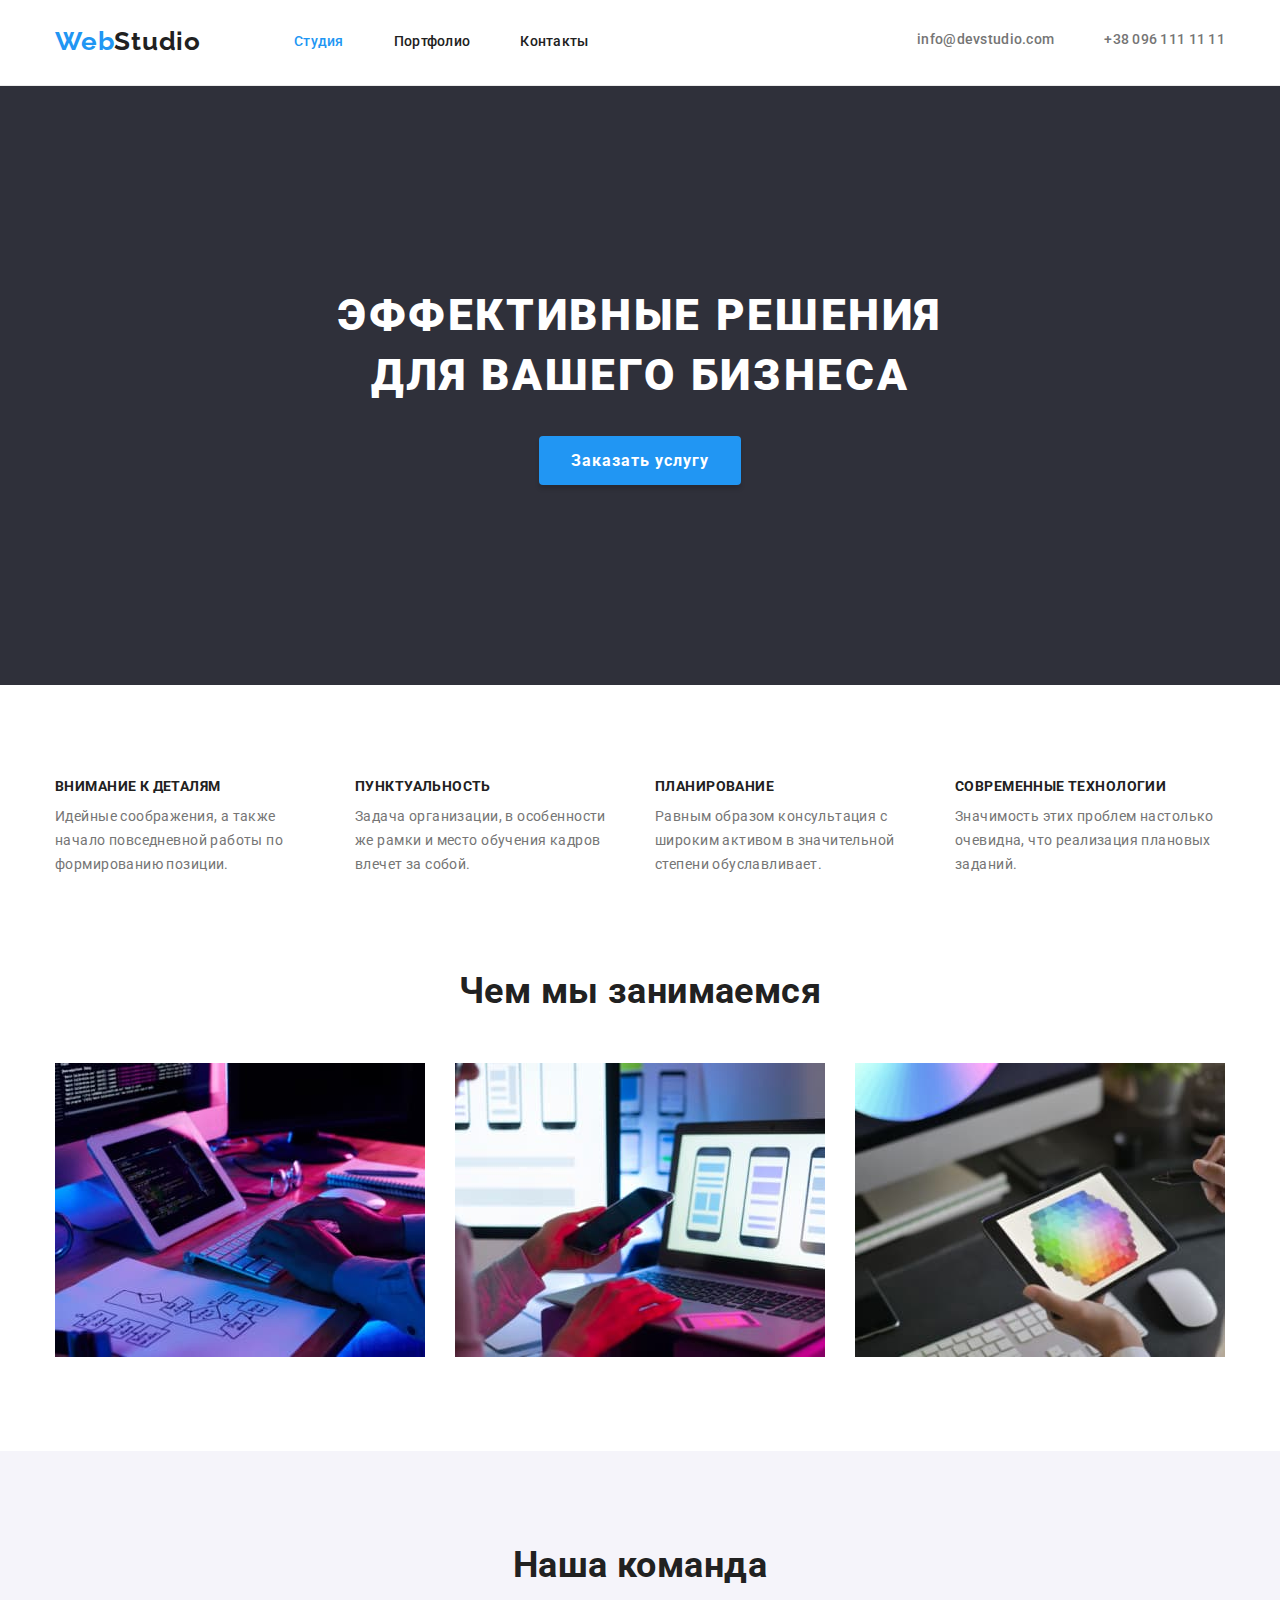
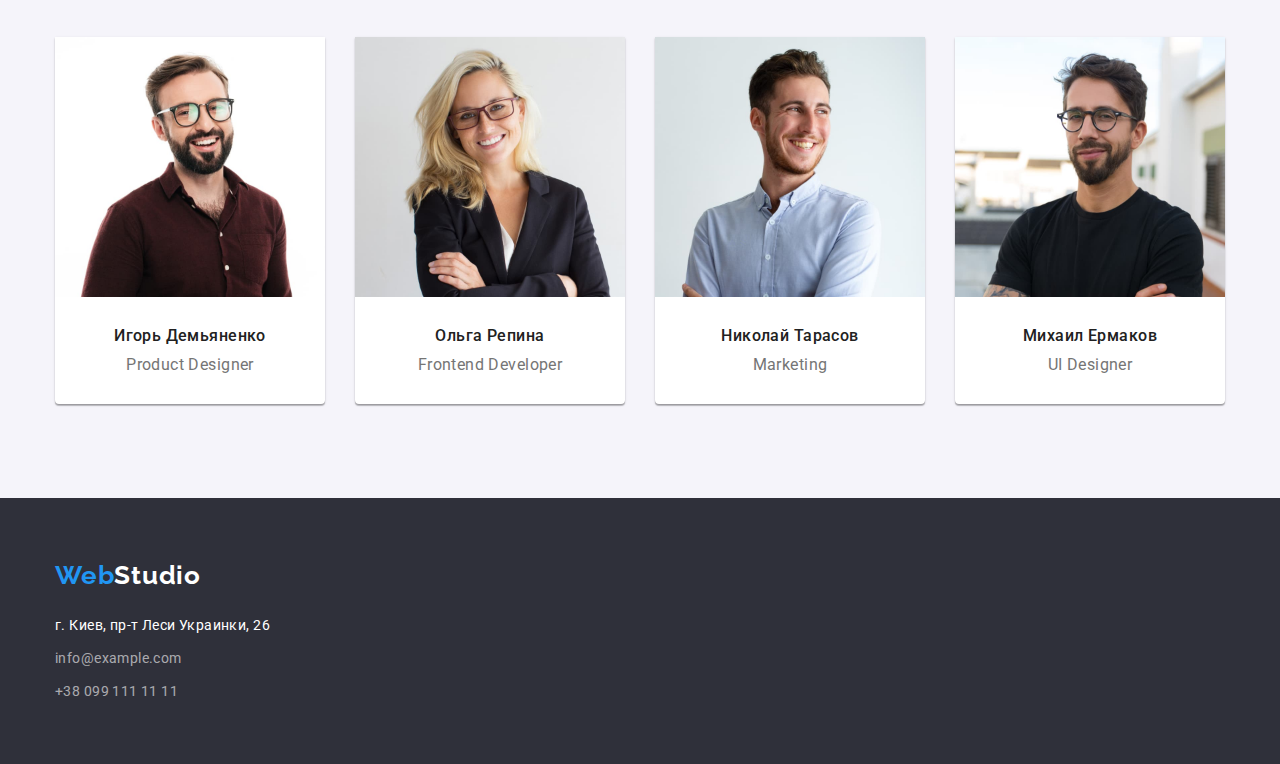
<file: index.html>
<!DOCTYPE html>
<html lang="ru">
  <head>
    <meta charset="UTF-8" />
    <meta http-equiv="X-UA-Compatible" content="IE=edge" />
    <meta name="viewport" content="width=device-width, initial-scale=1.0" />
    <title>WebStudio</title>
    <link rel="preconnect" href="https://fonts.googleapis.com" />
    <link rel="preconnect" href="https://fonts.gstatic.com" crossorigin />
    <link
      href="https://fonts.googleapis.com/css2?family=Oleo+Script&family=Raleway:wght@700&family=Roboto:wght@400;500;700;900&display=swap"
      rel="stylesheet"
    />
    <link
      rel="stylesheet"
      href="https://cdnjs.cloudflare.com/ajax/libs/modern-normalize/1.1.0/modern-normalize.min.css"
    />
    <link rel="stylesheet" href="./css/styles.css" />
  </head>
  <body>
    <header class="header">
      <div class="container main-nav">
        <nav class="navigation">
          <a href="./index.html" class="logo-header link">
            <span>Web</span>Studio</a
          >
          <ul class="nav-list list">
            <li class="nav-list-item">
              <a href="./index.html" class="nav-link current link">Студия</a>
            </li>
            <li class="nav-list-item">
              <a href="./portfolio.html" class="nav-link link">Портфолио</a>
            </li>
            <li class="nav-list-item">
              <a href="/" class="nav-link link">Контакты</a>
            </li>
          </ul>
        </nav>
        <ul class="contacts-header list">
          <li>
            <a href="mailto:info@devstudio.com" class="mail link contacts-item"
              >info@devstudio.com</a
            >
          </li>
          <li>
            <a href="tel:+380961111111" class="tel link contacts-item"
              >+38 096 111 11 11</a
            >
          </li>
        </ul>
      </div>
    </header>

    <main>
      <section class="hero">
        <div class="container hero-container">
          <h1 class="title-hero">
            Эффективные решения <br />
            для вашего бизнеса
          </h1>
          <button type="button" class="modal-button">Заказать услугу</button>
        </div>
      </section>

      <section class="advantages section">
        <div class="container">
          <h2 class="visually-hidden">Наши преимущества</h2>
          <ul class="list advantages-list">
            <li class="advantages-list-item">
              <h3 class="block-title">Внимание к деталям</h3>
              <p class="advantages-text">
                Идейные соображения, а также начало повседневной работы по
                формированию позиции.
              </p>
            </li>
            <li class="advantages-list-item">
              <h3 class="block-title">Пунктуальность</h3>
              <p class="advantages-text">
                Задача организации, в особенности же рамки и место обучения
                кадров влечет за собой.
              </p>
            </li>
            <li class="advantages-list-item">
              <h3 class="block-title">Планирование</h3>
              <p class="advantages-text">
                Равным образом консультация с широким активом в значительной
                степени обуславливает.
              </p>
            </li>
            <li class="advantages-list-item">
              <h3 class="block-title">Современные технологии</h3>
              <p class="advantages-text">
                Значимость этих проблем настолько очевидна, что реализация
                плановых заданий.
              </p>
            </li>
          </ul>
        </div>
      </section>
      <section class="what-we-do section">
        <div class="container">
          <h2 class="what-we-do-title">Чем мы занимаемся</h2>
          <ul class="list what-we-do-list">
            <li class="what-we-do-item">
              <img
                src="./images/developing.jpg"
                alt="специалист программирует"
                width="370"
              />
            </li>
            <li class="what-we-do-item">
              <img
                src="./images/mobversion.jpg"
                alt="адаптирует под мобильное устройство"
                width="370"
              />
            </li>
            <li class="what-we-do-item">
              <img
                src="./images/colorpic.jpg"
                alt="палитра цветов"
                width="370"
              />
            </li>
          </ul>
        </div>
      </section>
      <section class="team-decsription section">
        <div class="container">
          <h2 class="team-decsription-title">Наша команда</h2>
          <ul class="list cards-list">
            <li class="card-list-item">
              <div class="team-personal-card">
                <img
                  src="./images/igor.jpg"
                  alt="Игорь Демьяненко"
                  width="270"
                />
                <div class="personal-card-footer">
                  <h3 class="team-personal-title">Игорь Демьяненко</h3>
                  <p lang="en" class="team-personal-position">
                    Product Designer
                  </p>
                </div>
              </div>
            </li>
            <li class="card-list-item">
              <div class="team-personal-card">
                <img src="./images/olga.jpg" alt="Ольга Репина" width="270" />
                <div class="personal-card-footer">
                  <h3 class="team-personal-title">Ольга Репина</h3>
                  <p lang="en" class="team-personal-position">
                    Frontend Developer
                  </p>
                </div>
              </div>
            </li>
            <li class="card-list-item">
              <div class="team-personal-card">
                <img
                  src="./images/nikolas.jpg"
                  alt="Николай Тарасов"
                  width="270"
                />
                <div class="personal-card-footer">
                  <h3 class="team-personal-title">Николай Тарасов</h3>
                  <p lang="en" class="team-personal-position">Marketing</p>
                </div>
              </div>
            </li>
            <li class="card-list-item">
              <div class="team-personal-card">
                <img
                  src="./images/michael.jpg"
                  alt="Михаил Ермаков"
                  width="270"
                />
                <div class="personal-card-footer">
                  <h3 class="team-personal-title">Михаил Ермаков</h3>
                  <p lang="en" class="team-personal-position">UI Designer</p>
                </div>
              </div>
            </li>
          </ul>
        </div>
      </section>
    </main>
    <footer class="footer">
      <div class="container">
        <a href="./index.html" class="logo-footer link"
          ><span>Web</span>Studio</a
        >
        <address class="address">
          <ul class="list">
            <li>
              <a href="/" class="footer-contact-adress link"
                >г. Киев, пр-т Леси Украинки, 26</a
              >
            </li>
            <li>
              <a href="mailto:info@example.com" class="footer-contact-mail link"
                >info@example.com</a
              >
            </li>
            <li>
              <a href="tel:+380991111111" class="footer-contact-tel link"
                >+38 099 111 11 11</a
              >
            </li>
          </ul>
        </address>
      </div>
    </footer>
  </body>
</html>
</file>
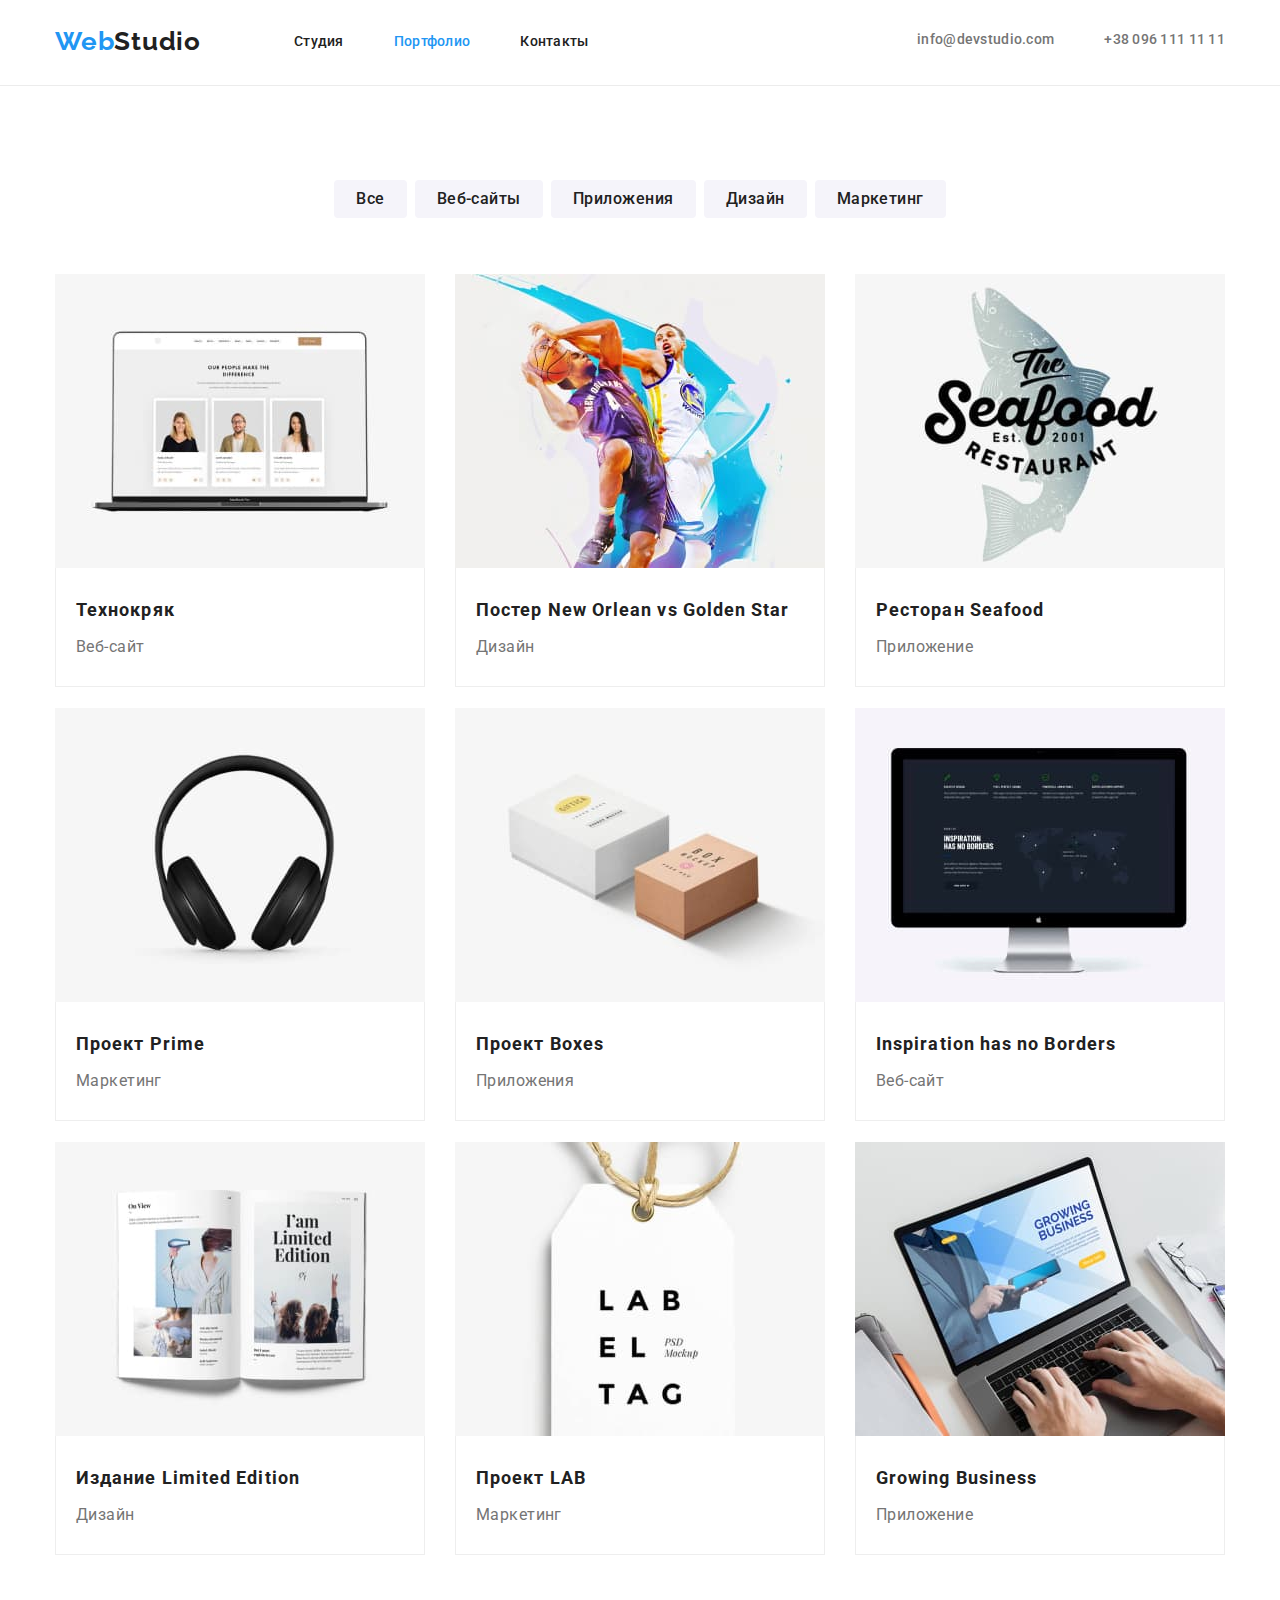
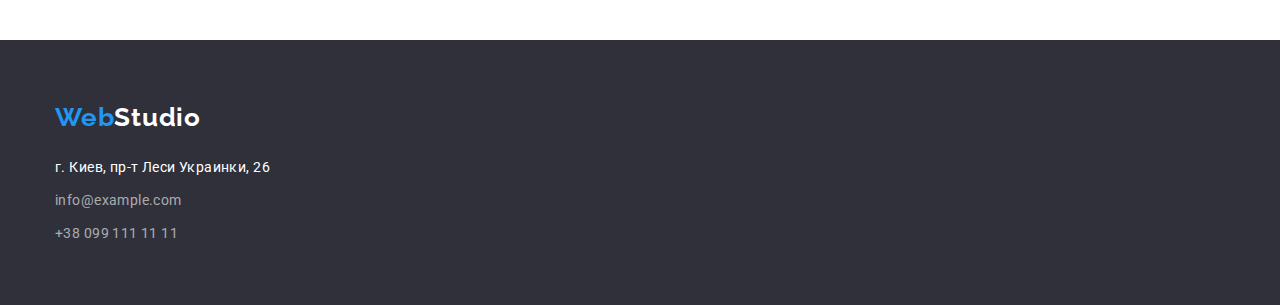
<file: portfolio.html>
<!DOCTYPE html>
<html lang="ru">
  <head>
    <meta charset="UTF-8" />
    <meta http-equiv="X-UA-Compatible" content="IE=edge" />
    <meta name="viewport" content="width=device-width, initial-scale=1.0" />
    <title>WebStudio</title>
    <link rel="preconnect" href="https://fonts.googleapis.com" />
    <link rel="preconnect" href="https://fonts.gstatic.com" crossorigin />
    <link
      href="https://fonts.googleapis.com/css2?family=Oleo+Script&family=Raleway:wght@700&family=Roboto:wght@400;500;700;900&display=swap"
      rel="stylesheet"
    />
    <link rel="stylesheet" href="https://cdnjs.cloudflare.com/ajax/libs/modern-normalize/1.1.0/modern-normalize.min.css">
    <link rel="stylesheet" href="./css/styles.css" />
  <header class="header">
      <div class="container main-nav">
        <nav class="navigation">
          <a href="./index.html" class="logo-header link">
            <span>Web</span>Studio</a
          >
          <ul class="nav-list list">
            <li class="nav-list-item">
              <a href="./index.html" class="nav-link link">Студия</a>
            </li>
            <li class="nav-list-item">
              <a href="./portfolio.html" class="nav-link current link">Портфолио</a>
            </li>
            <li class="nav-list-item"><a href="/" class="nav-link link">Контакты</a></li>
          </ul>
        </nav>
        <ul class="contacts-header list">
          <li>
            <a href="mailto:info@devstudio.com" class="mail link contacts-item"
              >info@devstudio.com</a
            >
          </li>
          <li>
            <a href="tel:+380961111111" class="tel link contacts-item">+38 096 111 11 11</a>
          </li>
        </ul>
      </div>
    </header>

    <main class="main-portfolio">
      <section class="portfolio-cards section">
        <div class="container">
        <h1 class="hidden-portfolio-title">Портфолио</h1>
        <div class="buttons-menu">
        <ul class="portfolio-filter-menu list">
          <li class="filter-menu-item">
            <button type="button" class="filter-button">Все</button>
          </li>
          <li class="filter-menu-item">
            <button type="button" class="filter-button">Веб-сайты</button>
          </li>
          <li class="filter-menu-item">
            <button type="button" class="filter-button">Приложения</button>
          </li>
          <li class="filter-menu-item">
            <button type="button" class="filter-button">Дизайн</button>
          </li>
          <li class="filter-menu-item">
            <button type="button" class="filter-button">Маркетинг</button>
          </li>
        </ul>
        </div>
        
        <ul class="list portfolio-list">
          <li class="portfolio-item">
            <img
              src="./images/tehnokrjak.jpg"
              alt="Веб сайт Технокряк"
              width="370"
            />
            <div class="card-footer">
            <h2 class="card-item">Технокряк</h2>
            <p class="card-category">Веб-сайт</p></div>
            
          </li>
          <li class="portfolio-item" >
            <img
              src="./images/neworleanvsgoldenstar.jpg"
              alt="Постер баскетбольных команд"
              width="370" class="portfolio-image"
            /> 
            <div class="card-footer">
            <h2 class="card-item">Постер <span lang="en">New Orlean vs Golden Star</span></h2>
            <p class="card-category">Дизайн</p></div>
            
          </li>
          <li class="portfolio-item" >
            <img
              src="./images/seafood.jpg"
              alt="Логотип ресторана морской еды"
              width="370"
            />
            <div class="card-footer">
            <h2 class="card-item">Ресторан <span lang="en">Seafood</span></h2>
            <p class="card-category">Приложение</p>
            </div>
            
          </li>
          <li class="portfolio-item" > 
            
            <img src="./images/prime.jpg" alt="Фото наушников" width="370" />
          <div class="card-footer">
            <h2 class="card-item">Проект <span lang="en">Prime</span></h2>
          <p class="card-category">Маркетинг</p> </div>
        
          </li>
          <li class="portfolio-item" >
            <img
              src="./images/boxes.jpg"
              alt="Изображение коробок"
              width="370"
            /> <div class="card-footer">
            <h2 class="card-item">Проект <span lang="en">Boxes</span></h2>
            <p class="card-category">Приложения</p></div>
            
          </li>
          <li class="portfolio-item" >
            <img
              src="./images/inspiration.jpg"
              alt="Изображение монитора"
              width="370"
            /> <div class="card-footer">
            <h2 lang="en" class="card-item">Inspiration has no Borders</h2>
            <p class="card-category">Веб-сайт</p> </div>
            
          </li>
          <li class="portfolio-item" >
            <img
              src="./images/limitededition.jpg"
              alt="Изображение журнала"
              width="370"
            /> 
            <div class="card-footer">
            <h2 class="card-item">Издание <span lang="en">Limited Edition</span></h2>
            <p class="card-category">Дизайн</p>
          </div>

          </li>
          <li class="portfolio-item" >
            <img
              src="./images/labproject.jpg"
              alt="Изображение этикетки"
              width="370"
            /> <div class="card-footer">
            <h2 class="card-item">Проект <span lang="en">LAB</span></h2>
            <p class="card-category">Маркетинг</p></div>
            
          </li>
          <li class="portfolio-item" >
            <img
              src="./images/growingbusiness.jpg"
              alt="Изображение компьютерного приложения"
              width="370"
            /> 
            <div class="card-footer">
            <h2 class="card-item"> <span lang="en">Growing Business</span></h2>
            <p class="card-category">Приложение</p>
          </div>
            
          </li>
        </ul>
        </div>
      </section>
    </main>

    <footer class="footer">
      <div class="container">
      <a href="./index.html" class="logo-footer link"><span>Web</span>Studio</a>
      <address class="address">
        <ul class="list">
          <li>
            <a href="/" class="footer-contact-adress link"
              >г. Киев, пр-т Леси Украинки, 26</a
            >
          </li>
          <li>
            <a href="mailto:info@example.com" class="footer-contact-mail link"
              >info@example.com</a
            >
          </li>
          <li>
            <a href="tel:+380991111111" class="footer-contact-tel link"
              >+38 099 111 11 11</a
            >
          </li>
        </ul>
      </address>
      </div>
    </footer>
  </body>
</html>
</file>
<file: css/styles.css>
:root {
  --main-text-color: #757575;
  --title-color: #212121;
  --accent-color: #2196f3;
  --background-color: #ffffff;
  --team-description-background: #f5f4fa;
  --secondary-background-color: #2f303a;
  --modal-button-hover-color: #188ce8;
  --modal-button-hover-options: 0px 4px 4px rgba(0, 0, 0, 0.15);
  --footer-adress-color: rgba(255, 255, 255, 0.6);
  --letter-spacing-main: 0.03 em;
  --filter-menu-main-color: #f5f4fa;
  --header-bottom-border: #ececec;
  --card-box-border: 1px solid #eeeeee;
}

body {
  color: var(--main-text-color);
  background-color: var(--background-color);
  font-family: Roboto, sans-serif;
  letter-spacing: 0.03em;
  font-size: 14px;
}

h1,
h2,
h3,
p,
ul {
  margin: 0;
  padding: 0;
}

img {
  width: 100%;
  display: block;
}

.container {
  width: 1200px;
  padding-left: 15px;
  padding-right: 15px;
  margin-left: auto;
  margin-right: auto;
}

.section {
  padding-top: 94px;
  padding-bottom: 94px;
}

.link {
  text-decoration: none;
}

.list {
  list-style: none;
}

.header {
  font-weight: 500;
  font-size: 14px;
  line-height: 1.14;
  letter-spacing: 0.02em;
  border-bottom: 1px solid var(--header-bottom-border);
}

.main-nav {
  display: flex;
}

.navigation {
  display: flex;
  align-items: center;
}

.nav-list {
  display: flex;
  margin-left: 93px;
}

.contacts-header {
  display: flex;
}

.logo-header {
  padding-top: 24px;
  padding-bottom: 25px;
  color: var(--title-color);
  font-family: Raleway, sans-serif;
  font-weight: 700;
  font-size: 26px;
  line-height: 1.19;
  letter-spacing: 0.03em;
}

.logo-header > span {
  color: var(--accent-color);
  line-height: 1.38;
}

.nav-link {
  display: block;
  padding-top: 32px;
  padding-bottom: 32px;
  color: var(--title-color);
}

.nav-list .nav-list-item + .nav-list-item {
  margin-left: 50px;
}

.nav-link:hover,
.nav-link:focus {
  color: var(--accent-color);
}

.navigation .nav-link.current {
  color: var(--accent-color);
}

.contacts-header .mail,
.contacts-header .tel {
  display: block;
  padding-top: 32px;
  padding-bottom: 32px;
  color: var(--main-text-color);
  font-style: normal;
}

.contacts-header .mail:hover,
.contacts-header .mail:focus {
  color: var(--accent-color);
}

.contacts-header .tel:hover,
.contacts-header .tel:focus {
  color: var(--accent-color);
}

.contacts-header {
  margin-left: auto;
}

.contacts-header .contacts-item {
  margin-left: 50px;
}

.hero {
  padding: 200px 0;
  background-color: var(--secondary-background-color);
}

.hero-container {
  text-align: center;
}

.title-hero {
  font-style: normal;
  font-weight: 900;
  font-size: 44px;
  line-height: 1.36;
  letter-spacing: 0.06em;
  text-transform: uppercase;
  color: #ffffff;
}

.modal-button {
  min-width: 200px;
  padding: 10px 32px;
  border: none;
  margin-top: 30px;
  font-family: inherit;
  color: var(--background-color);
  font-style: normal;
  font-weight: 700;
  font-size: 16px;
  line-height: 1.87;
  letter-spacing: 0.06em;
  background: var(--accent-color);
  box-shadow: 0px 4px 4px rgba(0, 0, 0, 0.15);
  border-radius: 4px;
  cursor: pointer;
}

.modal-button:hover,
.modal-button:focus {
  background-color: var(--modal-button-hover-color);
  box-shadow: var(--modal-button-hover-options);
  border-radius: 4px;
}

.visually-hidden {
  position: absolute;
  width: 1px;
  height: 1px;
  margin: -1px;
  border: 0;
  padding: 0;
  white-space: nowrap;
  clip-path: inset(100%);
  clip: rect(0 0 0 0);
  overflow: hidden;
}

.block-title {
  margin-bottom: 10px;
  font-family: Roboto;
  font-style: normal;
  font-weight: 700;
  font-size: 14px;
  line-height: 1.14;
  text-transform: uppercase;
  color: var(--title-color);
}

.advantages-list {
  display: flex;
}

.advantages-list-item {
  width: 270px;
}

.advantages-list .advantages-list-item + .advantages-list-item {
  margin-left: 30px;
}

.advantages-text {
  font-size: 14px;
  line-height: 1.71;
  color: var(--main-text-color);
}

.what-we-do {
  padding-top: 0;
}

.what-we-do-title {
  margin-bottom: 50px;
  font-weight: 700;
  font-size: 36px;
  line-height: 1.16;
  text-align: center;
  color: var(--title-color);
}

.what-we-do-list {
  display: flex;
  margin-left: -30px;
  margin-bottom: -30px;
}

.what-we-do-item {
  margin-left: 30px;
  margin-bottom: 30px;
}

.team-decsription {
  background-color: var(--team-description-background);
}

.team-decsription-title {
  margin-bottom: 50px;
  font-weight: 700;
  font-size: 36px;
  line-height: 1.16;
  text-align: center;
  color: var(--title-color);
}

.cards-list {
  display: flex;
  flex-wrap: wrap;
  margin-left: -30px;
  margin-bottom: -30px;
}

.card-list-item {
  flex-basis: calc((100% - 120px) / 4);
  margin-left: 30px;
  margin-bottom: 30px;
  box-shadow: 0px 1px 3px rgba(0, 0, 0, 0.12), 0px 1px 1px rgba(0, 0, 0, 0.14),
    0px 2px 1px rgba(0, 0, 0, 0.2);
  border-radius: 0px 0px 4px 4px;
  background-color: var(--background-color);
}

.personal-card-footer {
  padding: 30px 15px;
}

.team-personal-title {
  margin-bottom: 10px;
}

.team-personal-title {
  font-weight: 500;
  font-size: 16px;
  line-height: 1.18;
  text-align: center;
  color: var(--title-color);
}

.team-personal-position {
  font-size: 16px;
  line-height: 1.18;
  text-align: center;
  color: var(--main-text-color);
}

/* ===FOOTER=== */

.footer {
  background-color: var(--secondary-background-color);
}

.logo-footer {
  display: inline-block;
  margin-top: 60px;
  margin-bottom: 20px;
  color: var(--background-color);
  font-family: Raleway, sans-serif;
  font-weight: 700;
  font-size: 26px;
  line-height: 1.19;
  letter-spacing: 0.03em;
}

.logo-footer > span {
  color: var(--accent-color);
  line-height: 1.38;
}

.address {
  font-style: normal;
}

.footer-contact-adress {
  display: inline-block;
  margin-bottom: 9px;
  font-style: normal;
  font-size: 14px;
  line-height: 1.71;
  color: var(--background-color);
}

.footer-contact-mail {
  display: inline-block;
  margin-bottom: 9px;
}

.footer-contact-tel {
  display: inline-block;
  margin-bottom: 60px;
}

.footer-contact-mail,
.footer-contact-tel {
  font-family: Roboto;
  font-style: normal;
  font-size: 14px;
  line-height: 1.71;
  letter-spacing: 0.03em;
  color: var(--footer-adress-color);
}

.footer-contact-adress:hover,
.footer-contact-adress:focus {
  color: var(--accent-color);
}

.footer-contact-mail:hover,
.footer-contact-mail:focus {
  color: var(--accent-color);
}

.footer-contact-tel:hover,
.footer-contact-tel:focus {
  color: var(--accent-color);
}

/* === END FOOTER FOR MAIN PAGE=== */

/* PORTFOLIO PAGE */

.hidden-portfolio-title {
  position: absolute;
  width: 1px;
  height: 1px;
  margin: -1px;
  border: 0;
  padding: 0;
  white-space: nowrap;
  clip-path: inset(100%);
  clip: rect(0 0 0 0);
  overflow: hidden;
}

.buttons-menu {
  display: flex;
}

.portfolio-filter-menu {
  display: flex;
  justify-content: center;
  margin-left: auto;
  margin-right: auto;
  margin-bottom: 56px;
}

.portfolio-filter-menu .filter-menu-item + .filter-menu-item {
  margin-left: 8px;
}

.filter-button {
  font-family: inherit;
  font-weight: 500;
  font-size: 16px;
  line-height: 1.62;
  text-align: center;
  letter-spacing: 0.03em;
  color: var(--title-color);
  border-radius: 4px;
  border: none;
  padding: 6px 22px;
  background: var(--filter-menu-main-color);
}

.filter-button:hover,
.filter-button:focus {
  color: var(--background-color);
  background-color: var(--accent-color);
}

.portfolio-list {
  display: flex;
  flex-wrap: wrap;
  margin-left: -30px;
  margin-bottom: -30px;
}

.portfolio-item {
  height: 404px;
  flex-basis: calc((100% - 90px) / 3);
  margin-left: 30px;
  margin-bottom: 30px;
  background-color: var(--background-color);
}

.card-footer {
  padding: 24px 20px;
  border: var(--card-box-border);
  border-top: none;
}

.card-item {
  margin-bottom: 4px;
  font-weight: 700;
  font-size: 18px;
  line-height: 2;
  letter-spacing: 0.06em;
  color: var(--title-color);
}

.card-category {
  font-size: 16px;
  line-height: 1.87;
  color: var(--main-text-color);
}
</file>
